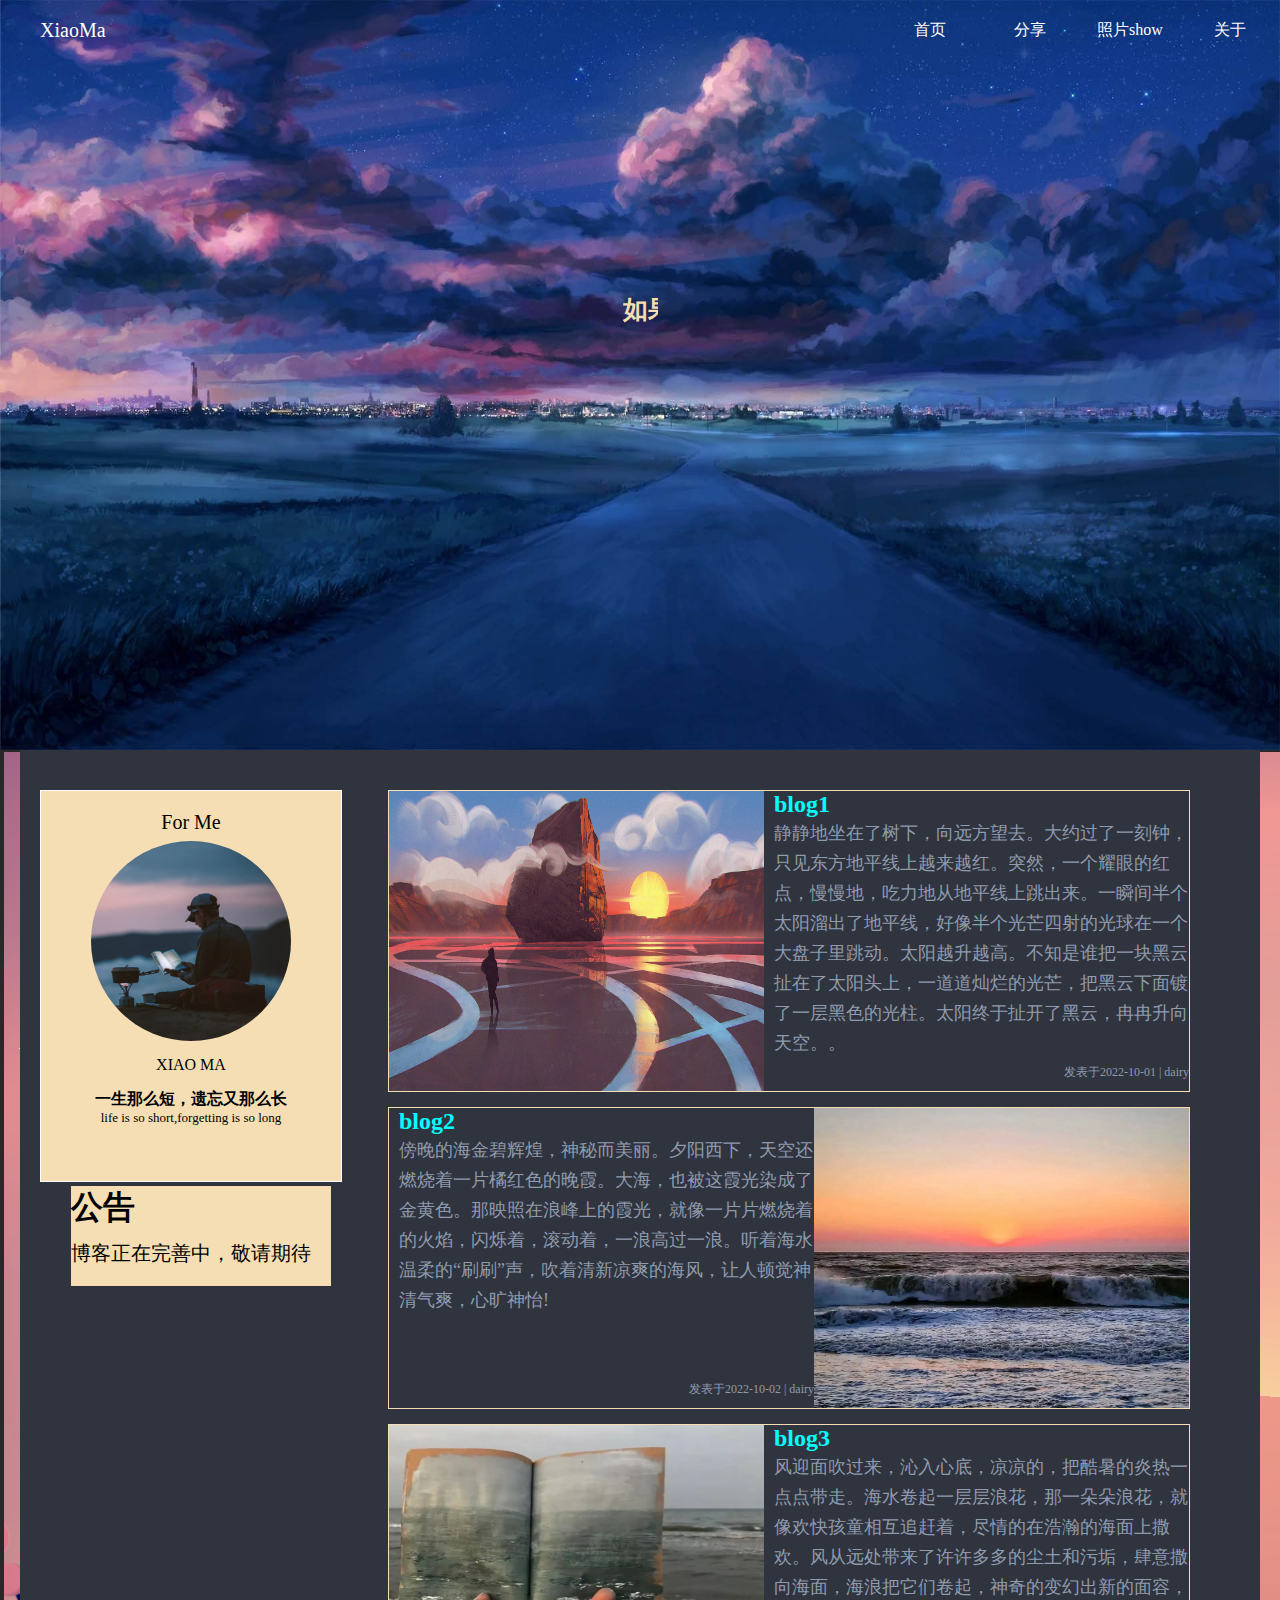
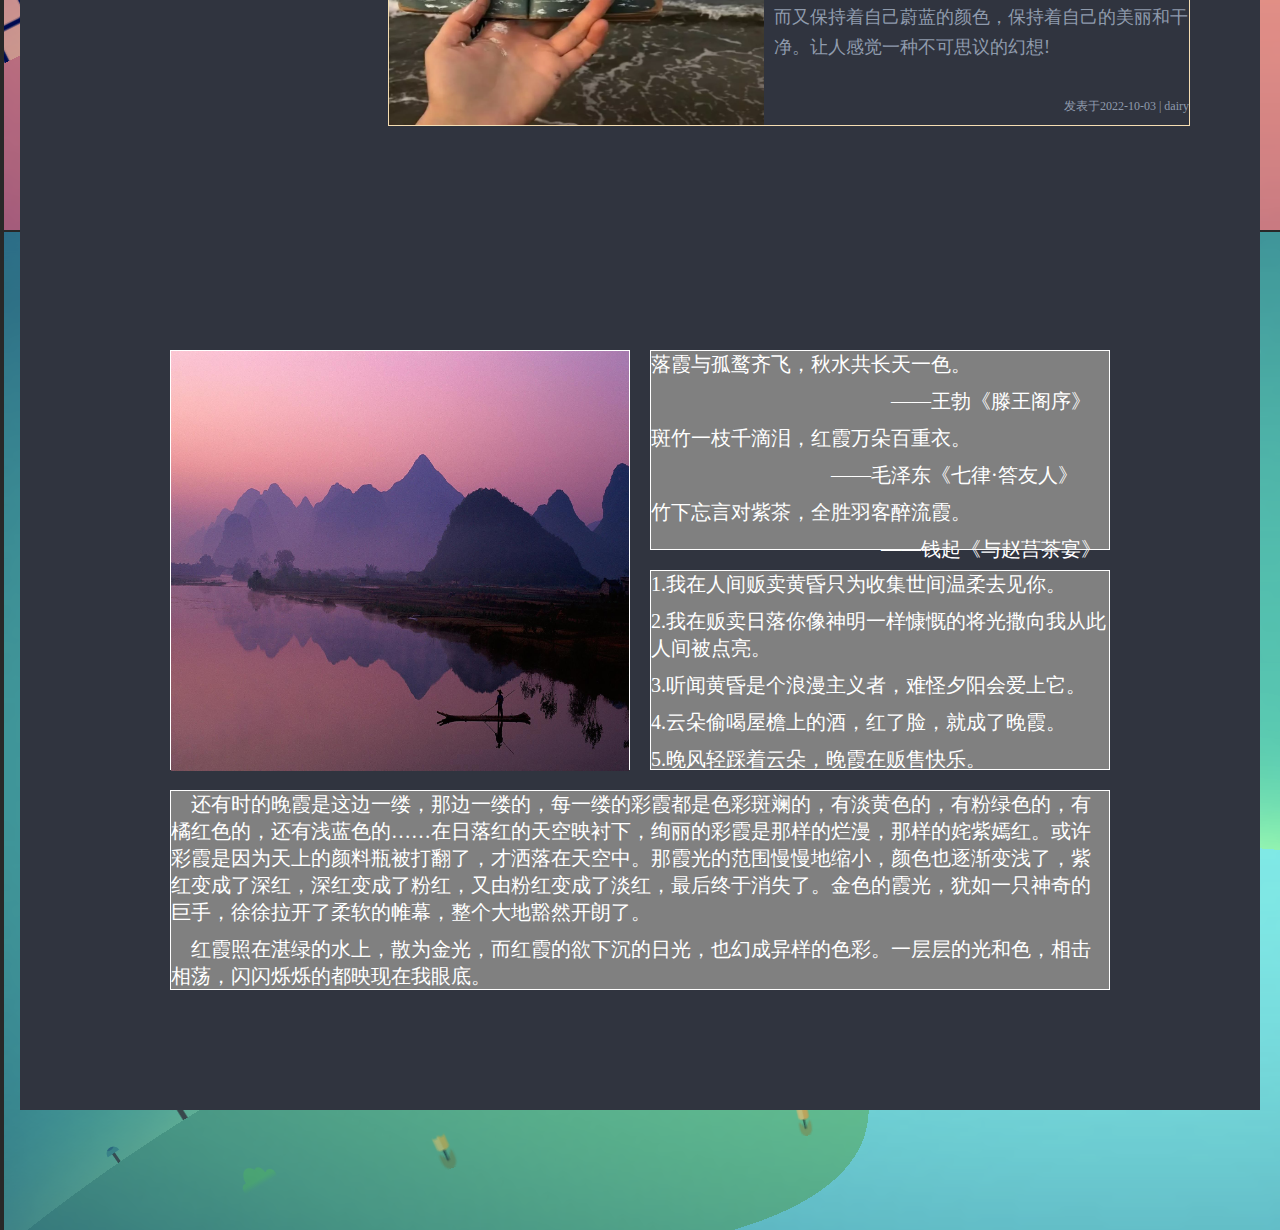
<file: index.html>
<!DOCTYPE html>
<html lang="en">
<head>
    <meta charset="UTF-8">
    <meta http-equiv="X-UA-Compatible" content="IE=edge">
    <meta name="viewport" content="width=device-width, initial-scale=1.0">
    <title>hello</title>
   
    <link rel="stylesheet" href="hello.css">
    
</head>
<body>
    <div class="nav">
        <div class="nav_1">
         <div class="nav_1_1"><p>XiaoMa</p></div>
         <div class="nav_1_2">
            <a href="guanyu.html">关于</a>
            <a href="photoshow.html">照片show</a>
            <a href="aihao.html">分享</a>
            <a href="index.html">首页</a>
         </div>
        </div>
        <!-- <h1 class="ml3">Great Thinkers</h1> -->
        <div id="dong" style="width:0px; height: 300px;margin: 100px auto;line-height: 300px; overflow:hidden">
           <div id="shi">如果上帝关上你的门窗，可能是想开空调了。</div>
        </div>
    </div>
    <div class="content">
    <div class="zhuye_content">
        <div class="zhuye_content_1">
            <div class="zhuye_content-1">
             <div class="zhuye_content_1_1">
                <p>For Me</p>
             </div>
             <div class="zhuye_content_1_2">
                <img src="头像.png" alt="">
             </div>
             <div class="zhuye_content_1_3">XIAO MA</div>
             <div class="zhuye_content_1_4">
                <h4>一生那么短，遗忘又那么长</h4>
                <p> life is so short,forgetting is so long</p>
             </div>
             <div class="content_1_5">
              <h1>公告</h1>
              <p>博客正在完善中，敬请期待</p>
            </div>
        </div>
    </div>
        <div class="zhuye_content_2">
            <div class="zhuye_content_2_1">
                <img src="主页照片1.jpg" alt="" class="dongtai">
            </div>
            <div class="zhuye_content_2_2">
                <h2 >blog1</h2>
                <div class="zhuye_content_2_2_1">
                <p>静静地坐在了树下，向远方望去。大约过了一刻钟，只见东方地平线上越来越红。突然，一个耀眼的红点，慢慢地，吃力地从地平线上跳出来。一瞬间半个太阳溜出了地平线，好像半个光芒四射的光球在一个大盘子里跳动。太阳越升越高。不知是谁把一块黑云扯在了太阳头上，一道道灿烂的光芒，把黑云下面镀了一层黑色的光柱。太阳终于扯开了黑云，冉冉升向天空。。</p>
                </div>
                <div class="zhuye_content_2_2_2">发表于2022-10-01 | dairy</div>
            </div>
        </div>
        <div class="zhuye_content_3">
              <div class="zhuye_content_2_2">
                <h2 >blog2</h2>
                <div class="zhuye_content_2_2_1">
                <p id="box">傍晚的海金碧辉煌，神秘而美丽。夕阳西下，天空还燃烧着一片橘红色的晚霞。大海，也被这霞光染成了金黄色。那映照在浪峰上的霞光，就像一片片燃烧着的火焰，闪烁着，滚动着，一浪高过一浪。听着海水温柔的“刷刷”声，吹着清新凉爽的海风，让人顿觉神清气爽，心旷神怡!</p>
                </div>
                <div class="zhuye_content_2_2_2">发表于2022-10-02 | dairy</div>
              </div>
              <div class="zhuye_content_3_2">
                <img src="主页照片2.png" alt="" class="dongtai">
              </div>

        </div>
        <div class="zhuye_content_4">
            <div class="zhuye_content_4_1">
                <img src="主页照片3.png" alt="" class="dongtai">
            </div>
            <div class="zhuye_content_2_2">
                <h2 >blog3</h2>
                <div class="zhuye_content_2_2_1">
                <p id="box">风迎面吹过来，沁入心底，凉凉的，把酷暑的炎热一点点带走。海水卷起一层层浪花，那一朵朵浪花，就像欢快孩童相互追赶着，尽情的在浩瀚的海面上撒欢。风从远处带来了许许多多的尘土和污垢，肆意撒向海面，海浪把它们卷起，神奇的变幻出新的面容，而又保持着自己蔚蓝的颜色，保持着自己的美丽和干净。让人感觉一种不可思议的幻想!</p>
                </div>
                <div class="zhuye_content_2_2_2">发表于2022-10-03 | dairy</div>
        </div>
    </div>
    </div>
    <div class="w1">
    <div class="wg">
        <div class="wg-item"><img src="./tupian/meijing.jpg" alt=""style="width:458px;" height="420px" ></div>
        <div class="wg-item"><p >落霞与孤鹜齐飞，秋水共长天一色。</p><p style="margin-left:240px ;">——王勃《滕王阁序》</p>
                             <p>斑竹一枝千滴泪，红霞万朵百重衣。</p><p style="margin-left:180px ;">——毛泽东《七律·答友人》</p>
                             <p>竹下忘言对紫茶，全胜羽客醉流霞。</p><p style="margin-left:230px; ">——钱起《与赵莒茶宴》</p>
                            </div>
        <div class="wg-item"><p>1.我在人间贩卖黄昏只为收集世间温柔去见你。</p>
                            <p>2.我在贩卖日落你像神明一样慷慨的将光撒向我从此人间被点亮。</p>
                             <p>3.听闻黄昏是个浪漫主义者，难怪夕阳会爱上它。</p>
                             <p>4.云朵偷喝屋檐上的酒，红了脸，就成了晚霞。</p>
                             <p>5.晚风轻踩着云朵，晚霞在贩售快乐。</p>
        
        </div>
        <div class="wg-item"><p>&nbsp;&nbsp;&nbsp;&nbsp;还有时的晚霞是这边一缕，那边一缕的，每一缕的彩霞都是色彩斑斓的，有淡黄色的，有粉绿色的，有橘红色的，还有浅蓝色的……在日落红的天空映衬下，绚丽的彩霞是那样的烂漫，那样的姹紫嫣红。或许彩霞是因为天上的颜料瓶被打翻了，才洒落在天空中。那霞光的范围慢慢地缩小，颜色也逐渐变浅了，紫红变成了深红，深红变成了粉红，又由粉红变成了淡红，最后终于消失了。金色的霞光，犹如一只神奇的巨手，徐徐拉开了柔软的帷幕，整个大地豁然开朗了。</p>
                             <p>&nbsp;&nbsp;&nbsp;&nbsp;红霞照在湛绿的水上，散为金光，而红霞的欲下沉的日光，也幻成异样的色彩。一层层的光和色，相击相荡，闪闪烁烁的都映现在我眼底。</p></div>
        
    </div>
    </div></div>
    <script src="show.js"></script>
</body>
</html>
</file>
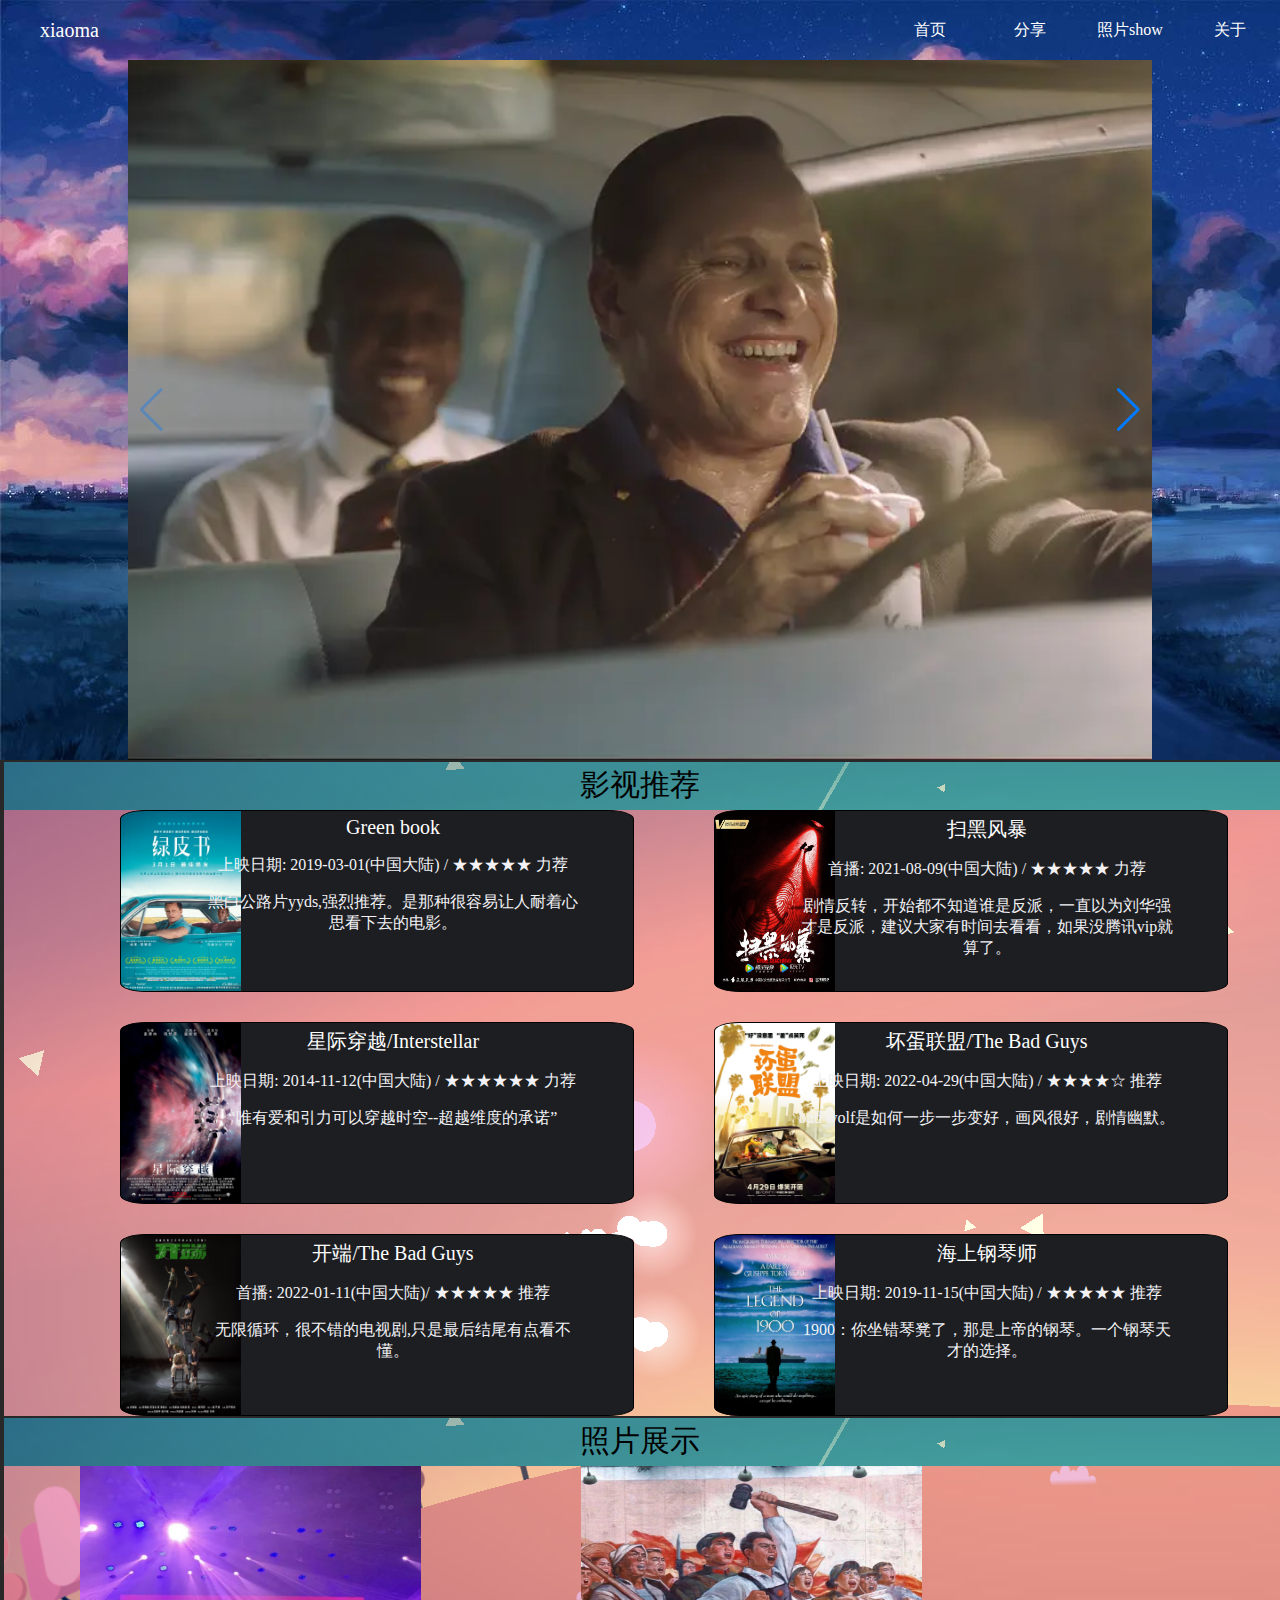
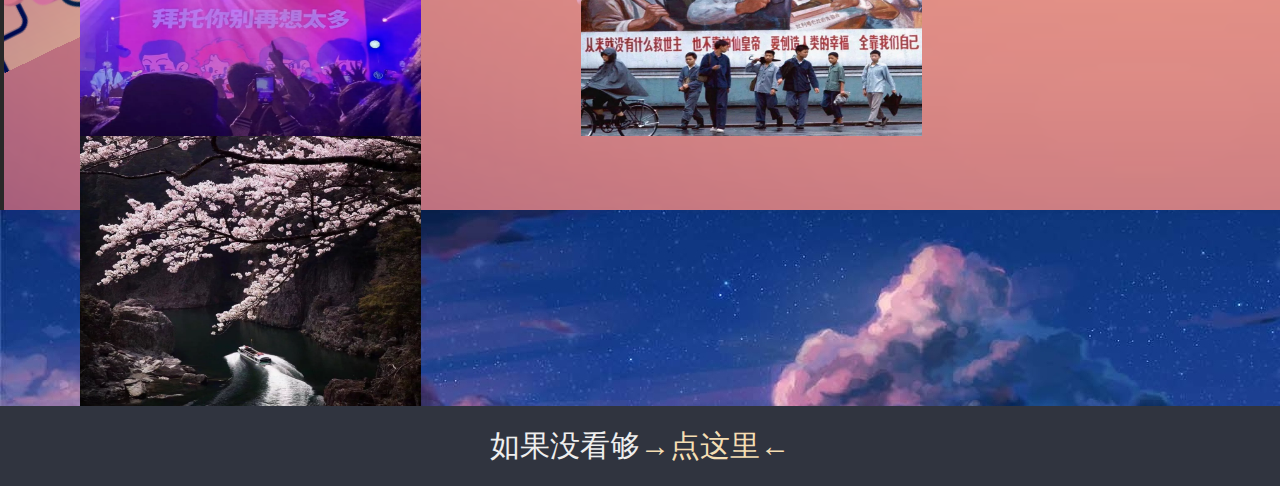
<file: aihao.html>
<!DOCTYPE html>
<html lang="en">
<head>
    <meta charset="UTF-8">
    <meta http-equiv="X-UA-Compatible" content="IE=edge">
    <meta name="viewport" content="width=device-width, initial-scale=1.0">
    <title>爱好</title>
    <link rel="stylesheet" href="swiper-bundle.min.css">
    <script src="swiper-bundle.min.js"></script>
    <link rel="stylesheet" href="aihao.css">
</head>       
<body>
  <div class="nav_1" style="width: 100%;">
                  <div class="nav_1_1">xiaoma</div>
                  <div class="nav_1_2">
                  <a href="guanyu.html">关于</a>
                  <a href="photoshow.html">照片show</a>
                  <a href="aihao.html">分享</a>
                  <a href="index.html">首页</a>
    </div></div>
    <div class="swiper mySwiper">
        <div class="swiper-wrapper">
          <div class="swiper-slide"><img src="./tupian/lvpi1.webp" alt=""></div>
          <div class="swiper-slide"><img src="./tupian/xingji.webp" alt=""></div>
          <div class="swiper-slide"><img src="./tupian/bairi.webp" alt=""></div>
          <div class="swiper-slide"><img src="./tupian/1.jpg" alt=""></div>
          <div class="swiper-slide"><img src="./tupian/haishang.webp" alt=""></div>
          <div class="swiper-slide"><img src="./tupian/cumeng.webp" alt=""></div>
          <div class="swiper-slide"><img src="./tupian/fucz.webp" alt=""></div>
          <div class="swiper-slide"><img src="./tupian/zidan.webp" alt=""></div>
          <div class="swiper-slide"><img src="./tupian/lvpi12.webp" alt=""></div>
        </div>
        <div class="swiper-button-next"></div>
        <div class="swiper-button-prev"></div>
      </div>
      <div class="movie">
        <div class="rmov">影视推荐</div>
          <div id="mov1"><div class="mov11"><a href="https://movie.douban.com/subject/27060077/">Green book</a>
               <p>上映日期: 2019-03-01(中国大陆) / ★★★★★ 力荐</p>
               <p>黑白公路片yyds,强烈推荐。是那种很容易让人耐着心思看下去的电影。</p></div></div>
          <div id="mov2"><div class="mov11"><a href="https://movie.douban.com/subject/35202793/">扫黑风暴</a>
               <p>首播: 2021-08-09(中国大陆) / ★★★★★ 力荐</p>
               <p>剧情反转，开始都不知道谁是反派，一直以为刘华强才是反派，建议大家有时间去看看，如果没腾讯vip就算了。</p></div>
           </div>
           <div id="mov3"><div class="mov11"><a href="https://movie.douban.com/subject/1889243/">星际穿越/Interstellar</a>
               <p>上映日期: 2014-11-12(中国大陆) / ★★★★★★ 力荐</p>
               <p>“唯有爱和引力可以穿越时空--超越维度的承诺”</p></div></div>
            <div id="mov4"><div class="mov11"><a href="https://movie.douban.com/subject/30165311/">坏蛋联盟/The Bad Guys </a>
               <p>上映日期: 2022-04-29(中国大陆) / ★★★★☆ 推荐</p>
               <p>bad wolf是如何一步一步变好，画风很好，剧情幽默。</p></div></div>
            <div id="mov5"><div class="mov11"><a href="https://movie.douban.com/subject/35332289/">开端/The Bad Guys </a>
                <p>首播: 2022-01-11(中国大陆)/ ★★★★★ 推荐</p>
                <p>无限循环，很不错的电视剧,只是最后结尾有点看不懂。</p></div></div>
            <div id="mov6"><div class="mov11"><a href="https://movie.douban.com/subject/1292001/">海上钢琴师 </a>
                <p>上映日期: 2019-11-15(中国大陆) / ★★★★★ 推荐</p>
                <p>1900：你坐错琴凳了，那是上帝的钢琴。一个钢琴天才的选择。</p></div></div>
            <div class="rphoto">照片展示</div>
            <div class="photo">
              <div id="photo1"></div>
              <div id="photo2"></div>
              <div id="photo3"></div>
              <div class="houtu">如果没看够<a href="photoshow.html">→点这里←</a></div>
            </div>
          </div>
      <!-- Swiper JS -->
      <!-- <script src="../package/swiper-bundle.min.js"></script>
   -->
      <!-- Initialize Swiper -->
      <script>
        var swiper = new Swiper(".mySwiper", {
          navigation: {
            nextEl: ".swiper-button-next",
            prevEl: ".swiper-button-prev",
          },
        });
        !function (e, t, a) {function r() {for (var e = 0; e < s.length; e++) s[e].alpha <= 0 ? (t.body.removeChild(s[e].el), s.splice(e, 1)) : (s[e].y--, s[e].scale += .004, s[e].alpha -= .013, s[e].el.style.cssText = "left:" + s[e].x + "px;top:" + s[e].y + "px;opacity:" + s[e].alpha + ";transform:scale(" + s[e].scale + "," + s[e].scale + ") rotate(45deg);background:" + s[e].color + ";z-index:99999");requestAnimationFrame(r)}function n() {var t = "function" == typeof e.onclick && e.onclick;e.onclick = function (e) {t && t(), o(e)}}function o(e) {var a = t.createElement("div");a.className = "heart", s.push({el: a,x: e.clientX - 5,y: e.clientY - 5,scale: 1,alpha: 1,color: c()}), t.body.appendChild(a)}function i(e) {var a = t.createElement("style");a.type = "text/css";try {a.appendChild(t.createTextNode(e))} catch (t) {a.styleSheet.cssText = e}t.getElementsByTagName("head")[0].appendChild(a)}function c() {return "rgb(" + ~~(255 * Math.random()) + "," + ~~(255 * Math.random()) + "," + ~~(255 * Math.random()) + ")"}var s = [];e.requestAnimationFrame = e.requestAnimationFrame || e.webkitRequestAnimationFrame || e.mozRequestAnimationFrame || e.oRequestAnimationFrame || e.msRequestAnimationFrame || function (e) {setTimeout(e, 1e3 / 60)}, i(".heart{width: 10px;height: 10px;position: fixed;background: #f00;transform: rotate(45deg);-webkit-transform: rotate(45deg);-moz-transform: rotate(45deg);}.heart:after,.heart:before{content: '';width: inherit;height: inherit;background: inherit;border-radius: 50%;-webkit-border-radius: 50%;-moz-border-radius: 50%;position: fixed;}.heart:after{top: -5px;}.heart:before{left: -5px;}"), n(), r()}(window, document);
        </script>
</body>
</html>
</file>
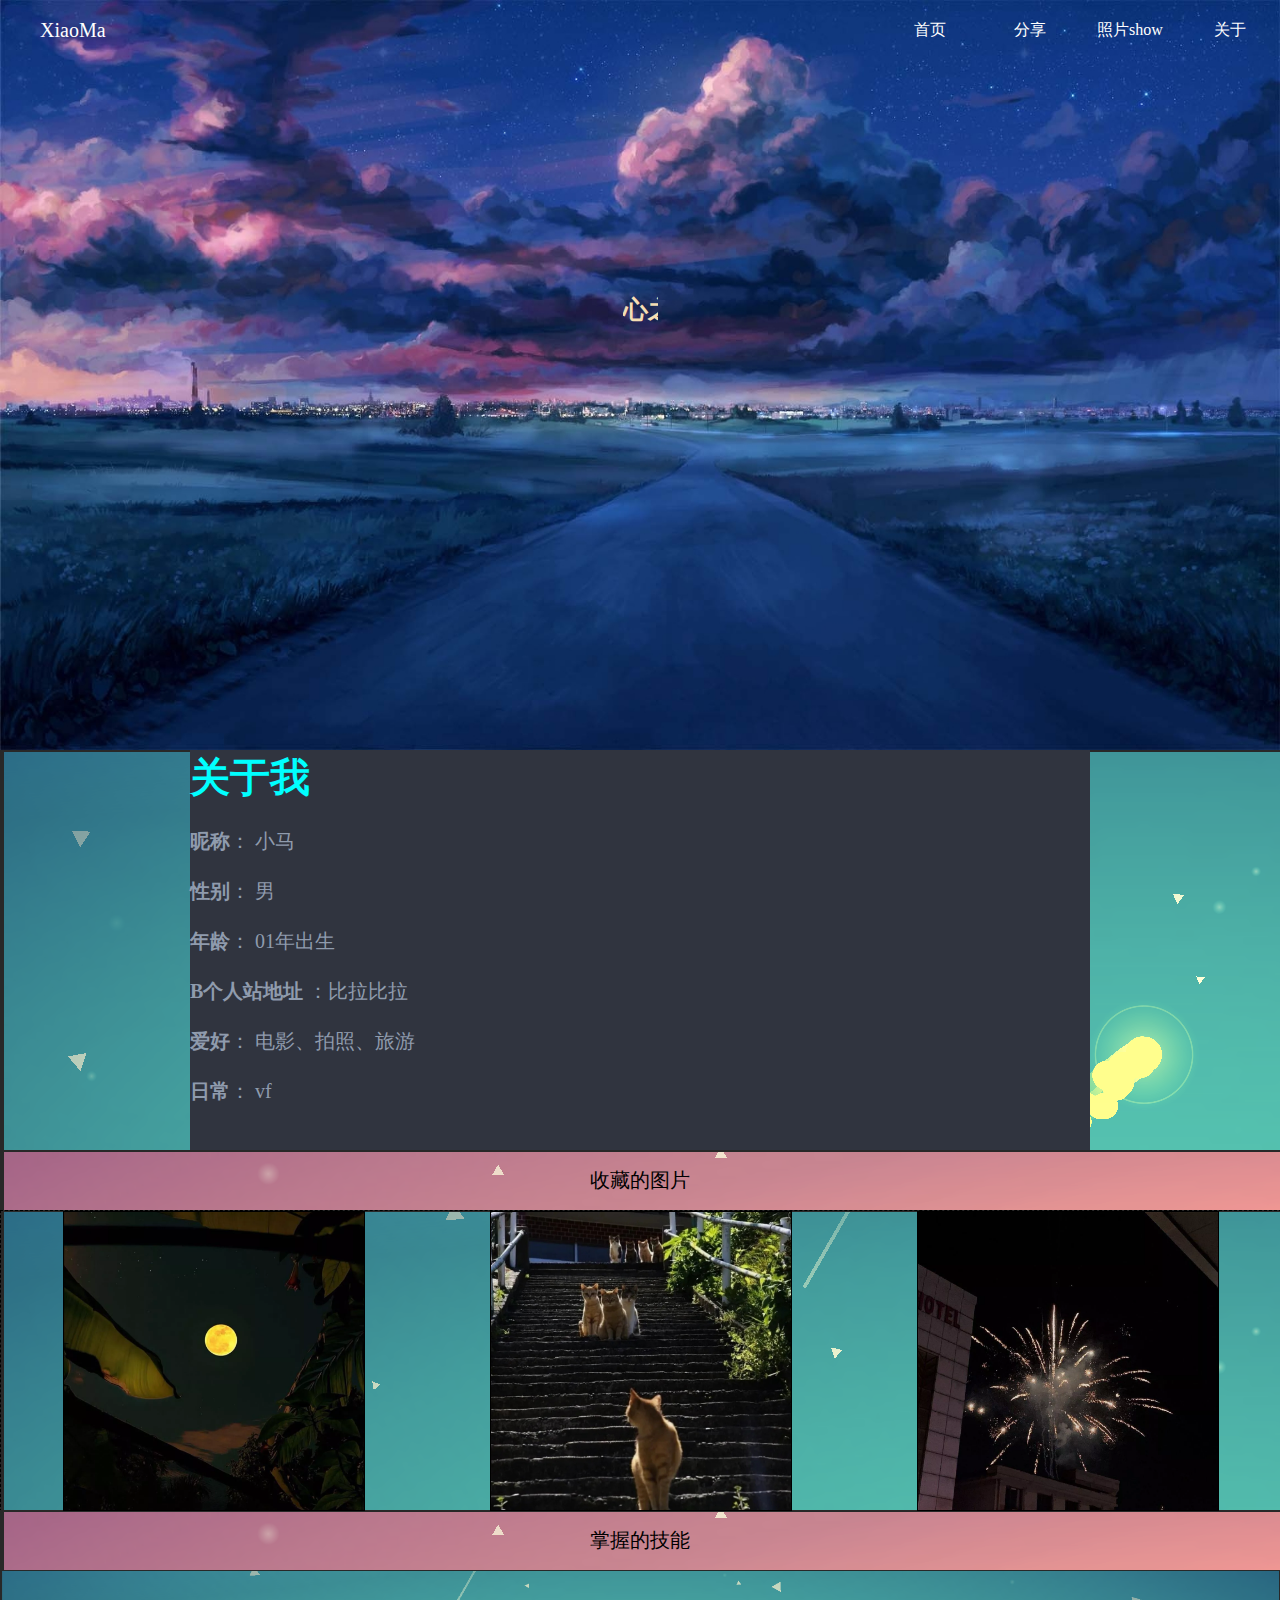
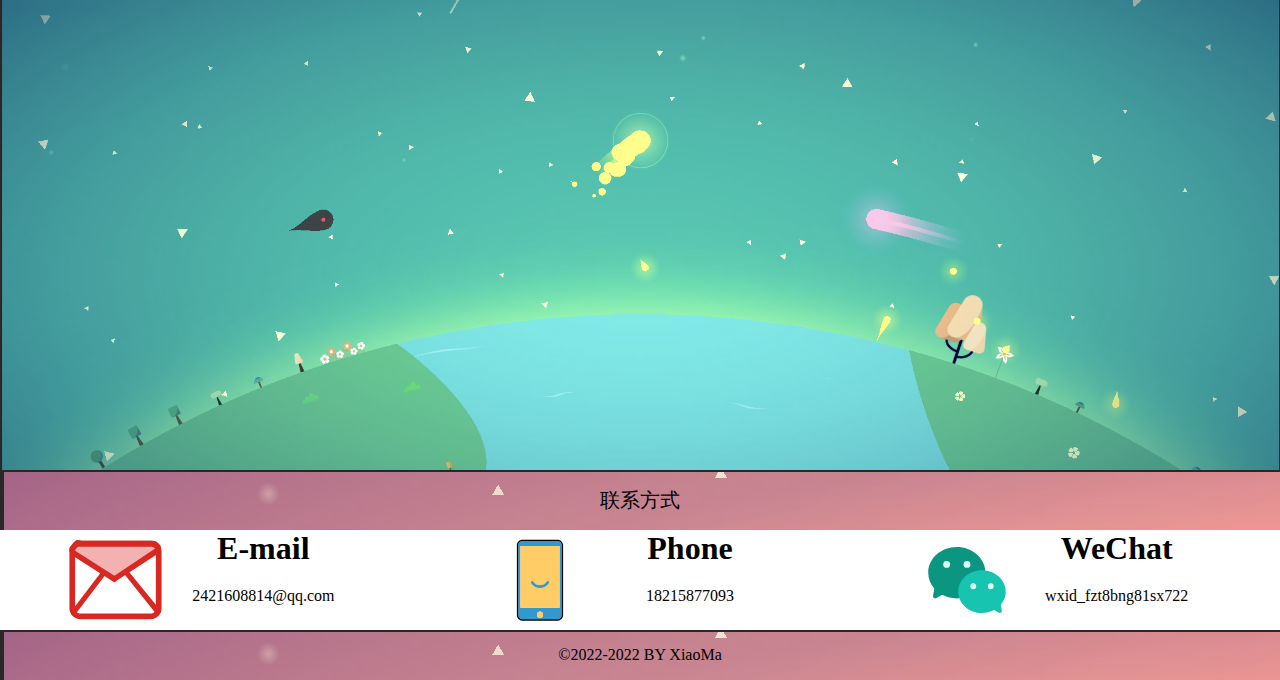
<file: guanyu.html>
<!DOCTYPE html>
<html lang="en">
<head>
    <meta charset="UTF-8">
    <meta http-equiv="X-UA-Compatible" content="IE=edge">
    <meta name="viewport" content="width=device-width, initial-scale=1.0">
    <title>关于我</title>
    <link rel="stylesheet" href="https://cdnjs.cloudflare.com/ajax/libs/animate.css/3.7.0/animate.min.css">
    <link rel="stylesheet" href="guanyu.css"> 
    </style>
</head>
<body>
    <div class="nav">
        <div class="nav_1">
         <div class="nav_1_1"><p>XiaoMa</p></div>
         <div class="nav_1_2">
            <a href="guanyu.html">关于</a>
            <a href="photoshow.html">照片show</a>
            <a href="aihao.html">分享</a>
            <a href="index.html">首页</a>
         </div>
         </div>
         <div id="dong" style="width:0px; height: 300px;margin: 100px auto;line-height: 300px; overflow:hidden">
            <div id="shi">心之所向，素履以往，生如逆旅，一苇以航。</div>
         </div>
         </div>
        </div>
        <div class="container">
        <div class="flex-container1">
            <div class="flex-item1"><p><h1 style="color:aqua ;">关于我</h1></p><br>
                                    <p><b >昵称</b>： 小马</p><br>
                                    <p><b >性别</b>： 男</p><br>
                                    <p><b >年龄</b>： 01年出生</p><br>
                                    <p><b>B个人站地址</b> ：<a href="https://www.bilibili.com/" style="text-decoration: none;color: #8f9bad;">比拉比拉</a></p><br>
                                    <p><b>爱好</b>： 电影、拍照、旅游</p><br>
                                    <p><b>日常</b>： vf</p>
            </div></div>
            <div class="shouchang" style="line-height: 60px;font-size: 20px;text-align: center;">收藏的图片</div>
        <div class="container2">
        <div class="flex-container2">
            <div class="flex-item2"><img src="./tupian/shouchang1.png" alt="" style="height: 298px; width: 300px;"></div>
            <div class="flex-item2"><img src="./tupian/shouchang2.jpg" alt="" style="height: 298px; width: 300px;"></div>
            <div class="flex-item2"><img src="./tupian/shouchang3.png" alt="" style="height: 298px; width: 300px;"></div>
    </div></div>
         <div class="jineng">掌握的技能</div>
         <div class="jiqiao">
                <div id="box1" class="wow bounceInLeft"data-wow-delay="0.3s"><div class="skills" style="width:90% ; "><p style="color: wheat; margin-left: 10px;">C语言</p></div></div>
                <div id="box1" class="wow bounceInRight"data-wow-delay="0.3s"><div class="skills" style="width:90% ;margin: 10px 0px;"><p style="color: wheat;margin-left: 10px">C++语言</p></div></div>
                <div id="box1" class="wow bounceInLeft"data-wow-delay="0.3s"><div class="skills" style="width: 80% ;margin: 10px 0px;"><p style="color: wheat;margin-left: 10px">python语言</p></div></div>
                <div id="box1" class="wow bounceInRight"data-wow-delay="0.3s"><div class="skills" style="width: 60%;margin: 10px 0px;"><p style="color: wheat;margin-left: 10px">java语言</p></div></div>
                <div id="box1" class="wow bounceInLeft"data-wow-delay="0.3s"><div class="skills" style="width: 96%;margin: 10px 0px;"><p style="color: wheat;margin-left: 10px">数据结构与算法</p></div></div>
                <div id="box1" class="wow bounceInRight" data-wow-delay="0.3s"><div class="skills" style="width: 60% ;margin: 10px 0px;"><p style="color: wheat;margin-left: 10px">web应用开发</p></div></div>
                <div id="box1" class="wow bounceInLeft"data-wow-delay="0.3s"><div class="skills" style="width: 90% ;margin: 10px 0px;"><p style="color: wheat;margin-left: 10px">高等数学</p></div></div>
                <div id="box1" class="wow bounceInRight"data-wow-delay="0.3s"><div class="skills" style="width: 65% ;margin: 10px 0px;"><p style="color: wheat;margin-left: 10px">英语水平</p></div></div>
                <div id="box1" class="wow bounceInLeft"data-wow-delay="0.3s"><div class="skills" style="width: 70% ;margin: 10px 0px;"><p style="color: wheat;margin-left: 10px">ps水平</p></div></div>
                <div id="box1" class="wow bounceInRight"data-wow-delay="0.3s"><div class="skills" style="width: 85% ;margin: 10px 0px;"><p style="color: wheat;margin-left: 10px">大学物理</p></div></div>
         </div>
         <div class="last">联系方式</div>
         <div class="container3">
            <div class="flex-container3">
                <div class="flex-item3">
                    <svg class="icon" aria-hidden="true">
                    <use xlink:href="#icon-youxiang" ></use></svg>
                    <div class="email">
                        <h1>E-mail</h1>
                        <p style="margin-top: 20px;">2421608814@qq.com</p>
                    </div>
                </div>
                <div class="flex-item3">
                    <svg class="icon" aria-hidden="true">
                    <use xlink:href="#icon-lianxifangshi"></use></svg>
                    <div class="email">
                         <h1>Phone</h1>
                         <p style="margin-top: 20px;">18215877093</p>
                    </div>
                    </div>
                <div class="flex-item3">
                    <svg class="icon" aria-hidden="true">
                        <use xlink:href="#icon-weixin"></use></svg>
                        <div class="email">
                             <h1>WeChat</h1>
                             <p style="margin-top: 20px;">wxid_fzt8bng81sx722</p>
                        </div>
                </div>
        </div></div>
        <div class="banquan">©2022-2022 BY XiaoMa</div>
        <script src="show.js"></script>
        <script src="./iconfont.js"></script>
        <script src="wow.js"></script>
        <script>
            new WOW().init();
          </script>
</body>
</html>
</file>
<file: hello.css>
*{
    margin: 0;
    padding: 0;
}
.nav{
    width: 100%;
    height: 750px;
    background-image: url(主页背景.jpg);
    background-size: 100% 750px;

}
.nav_1{
    width:100%;
    height: 60px;
     /* position: fixed; 
     top: 0;
     left: 0; */
   
}
.nav_1_1{
    width: 80px;
    height: 40px;
    margin:10px 10px 10px 40px;
    font-size: 20px;
    line-height: 40px;
    float: left;
    color: white;
}
.nav_1_2 a{
    text-decoration: none;
    width: 80px;
    height: 60px;
    float: right;
    margin:0 10px ;
    line-height: 60px;
    text-align: center;
    color: white;
    
}
.nav_1_2 a:hover{
   background-color: aqua;
   color: red;
}
#shi
{
    font-size:25px;
    color:wheat;
    height:25px;
    font-weight:bold;
    width: 500px;
    text-align: center;
    font-family: cursive;
}
.content{
    width: 100%;
    background-image: url(./tupian/dd01.png);
    background-repeat: no-repeat;
}
.zhuye_content{
    width:1200px;
    height: 1000px;
    margin: 0 auto;
    padding: 40px 20px 40px 20px;
    background-color: #30343F;
}
.zhuye_content-1{
    width: 240px;
    height: 1000px;
}
.zhuye_content_1{
    width: 240px;
    height: 350px;
    /* background: black; */
    padding: 10px 20px;
    float: left;
    border: solid white 1px;
    padding:20px 30px;
    background-color: wheat
}
.zhuye_content_1_1{
    width: 100%;
    height: 30px;
   font-size: 20px;
    text-align: center;
}
.zhuye_content_1_2{
    width: 200px;
    height: 200px;
    border-radius: 100px;
    overflow: hidden;
    margin: 0 auto;
    cursor: pointer;
}
.zhuye_content_1_2 img{
    width: 200px;
    height: 200px;
    transition: 0.9s;
}
.zhuye_content_1_2 img:hover{
    transform: scale(1.4);
}
.zhuye_content_1_3{
     text-align: center;
     margin-top: 15px;
     margin-bottom: 15px;
     font-family: cursive;
}
.zhuye_content_1_4 h4{
    text-align: center;
    font-family: cursive;
}
.zhuye_content_1_4 p {
    font-size: 13px;
    text-align: center;
    font-family: cursive;
}
 .content_1_5{
      width: 260px;
      height: 100px;
      background-color: wheat;
     margin-top: 60px;

     
 }
 .content_1_5{
    font-family: cursive;
 }
 .content_1_5 p{
    font-family: cursive;
    font-size: 20px;
    margin-top: 10px;
 }

.zhuye_content_2{
    width: 800px;
    height: 300px;
    float: right;
    margin-right: 50px;
    border: solid 1px wheat;
}
.zhuye_content_2_1{
   height:300px ;
   width:375px ;
   /* background-image: url(主页照片1.jpg); */
   /* background-size: 375px 300px; */
   float: left;
   cursor: pointer;
   overflow: hidden;
}
.zhuye_content_2_1 img{
    height: 300px;
    width: 375px;
    transition: 0.9s;
}
.dongtai:hover{
    transform: scale(1.2);
}
.zhuye_content_2_2{
    width: 415px;
    height: 300px;
    padding: 0 0 0 10px;
    float: left;
    color: #8f9bad;
}
.zhuye_content_2_2 h2{
    color: aqua;
}
.zhuye_content_2_2_1{
    width: 415px;
    line-height: 30px;
    font-family: cursive;
    font-size: 18px;
}
.zhuye_content_2_2_2
{
    width: 415px;
    height:28px ;
    line-height: 28px;
    font-size: 12px;
    text-align: right;
}
.zhuye_content_3
{
    width: 800px;
    height: 300px;
    float: right;
    margin-right: 50px; 
    /* background-color: black; */
    margin-top:15px  ;
    border: solid 1px wheat;
    overflow: hidden;
    
    
}
.zhuye_content_3_1
{
    width: 425px;
    height: 300px;
    /* padding: 0 0 0 0px; */
    float: left;
    color: #8f9bad;
   
}
.zhuye_content_3_2{
    width: 375px;
    height:300px;
    float: right;
    cursor: pointer;
    overflow: hidden;
}
.zhuye_content_3_2 img{
    width: 375px;
    height: 300px;
    transition: 0.9s;
    
}


.zhuye_content_4
{
    width: 800px;
    height: 300px;
    float: right;
    margin-right: 50px; 
    /* background-color: black; */
    margin-top:15px  ;
    border: solid 1px wheat;
}
.zhuye_content_4_1
{
    height:300px ;
   width:375px ;
   float: left;
   cursor: pointer;
   overflow: hidden;
}
.zhuye_content_4_1 img{
    height: 300px;
    width: 375px;
    transition: 0.9s;
}
#box{
    width: 415px;
    height: 240px;
}
.w1{
    width: 100%;
    height: 1000px;
   background-image: url(./tupian/dd012.png);
}
.wg{
    width: 1200px;
    height: 800px;
    margin: 0 auto;
    background-color: #30343F;
    padding: 40px 20px 40px 20px;
   
    display: grid;
    justify-content: center;
    align-content: center;
    grid-template-columns: repeat(4,220px);
   grid-template-rows: repeat(3,200px);
   grid-gap: 20px;

}
.wg-item{
        border: 1px solid;
         color: #fff;
         background-color: gray;
         font-family: cursive;
         font-size: 20px;
}
.wg-item p{
        margin: 0 0 10px 0px;
}
.wg-item:nth-child(1){
        grid-row: 1/3;
       grid-column: 1/3;
}
.wg-item:nth-child(2){
        grid-row: 1/2;
        grid-column: 3/5;
}
.wg-item:nth-child(3){
         grid-row: 2/3;
         grid-column: 3/5;
}
.wg-item:nth-child(4){
         grid-row: 3/4;
        grid-column: 1/5;
}
</file>
<file: aihao.css>
html,body {
    position: relative;
    height: 1000px;
    width: 100%;
    margin: 0 auto;
   background-image: url(主页背景.jpg);
  }

  /* body {
    background: #eee;
    font-family: Helvetica Neue, Helvetica, Arial, sans-serif;
    font-size: 14px;
    color: #000;
    margin: 0;
    padding: 0;
  } */

  .swiper {
    width: 80%;
    height: 70%;
  }

  .swiper-slide {
    text-align: center;
    font-size: 18px;
    background: #fff;

    /* Center slide text vertically */
    display: -webkit-box;
    display: -ms-flexbox;
    display: -webkit-flex;
    display: flex;
    -webkit-box-pack: center;
    -ms-flex-pack: center;
    -webkit-justify-content: center;
    justify-content: center;
    -webkit-box-align: center;
    -ms-flex-align: center;
    -webkit-align-items: center;
    align-items: center;
  }

  .swiper-slide img {
    display: block;
    width: 100%;
    height: 100%;
    object-fit: cover;
  }
  .movie{
    width: 100%;
    height: 1050px;
      background-image: url(./tupian/dd01.png);}
  .rmov{
        width: 100%;
        height: 50px;
        line-height: 50px;
        text-align: center;
        font-family: cursive;
        font-size: 30px;
        background-color: #30343F;
        background-image:url(./tupian/dd012.png) ;
      }
  #mov1{
    width: 40%;
    height: 180px;
    background-color: #1D1E22;
    margin-left: 120px;
    float: left;
    border: 1px solid black;
    border-radius: 5%;
    background-image: url(./tupian/绿皮书.png);
    background-size: 120px 180px;
    background-repeat: no-repeat;
  }
  .mov11{
    width: 380px;
    height: 180px;
    float: right;
    margin: 5px 50px 5px 10px;
    text-align: center;
    color: #F2F2F5;
  }
  .mov11 a{
    margin: 5px 0 5px 0;
    text-decoration: none;
    font-size: 20px;
    color:white;
  }
  .mov11 a:hover{
    color: antiquewhite;
  }
  #mov2{
    width: 40%;
    height: 180px;
    background-color: #1D1E22;
    margin-left: 80px;
    float: left;
    border: 1px solid black;
    border-radius: 5%;
    background-image: url(./tupian/扫黑.webp);
    background-size: 120px 180px;
    background-repeat: no-repeat;}
  #mov3{
    width: 40%;
    height: 180px;
    background-color: #1D1E22;
    margin-left: 120px;
    float: left;
    border: 1px solid black;
    border-radius: 5%;
    background-image: url(./tupian/星际.webp);
    background-size: 120px 180px;
    margin-top: 30px;
    background-repeat: no-repeat;}
    #mov4{
    width: 40%;
    height: 180px;
    background-color: #1D1E22;
    margin-left: 80px;
    float: left;
    border: 1px solid black;
    border-radius: 5%;
    background-image: url(./tupian/坏蛋.webp);
    background-size: 120px 180px;
    margin-top: 30px;
    background-repeat: no-repeat;
     }
    #mov5{
      width: 40%;
    height: 180px;
    background-color: #1D1E22;
    margin-left: 120px;
    float: left;
    border: 1px solid black;
    border-radius: 5%;
    background-image: url(./tupian/开端.webp);
    background-size: 120px 180px;
    margin-top: 30px;
    background-repeat: no-repeat;
    }
    #mov6{
      width: 40%;
    height: 180px;
    background-color: #1D1E22;
    margin-left: 80px;
    float: left;
    border: 1px solid black;
    border-radius: 5%;
    background-image: url(./tupian/海上.webp);
    background-size: 120px 180px;
    margin-top: 30px;
    background-repeat: no-repeat;
    }
    .rphoto{
      float: left;
      width: 100%;
      height: 50px;
      line-height: 50px;
      text-align: center;
      font-size: 30px;
      font-family: cursive;
      background-image:url(./tupian/dd012.png) ;
      
    }
    .photo{
      width: 100%;
      float: left;
      height: 300px;
    }
    #photo1{
      width: 341px;
      height: 270px;
      background-color:yellow;
      margin-left: 80px;
      margin-right: 80px;
      float: left;
      background-image: url(./tupian/tupian1.png);
      background-size: 341px 270px;
    }
    #photo2{
      width: 341px;
      height: 270px;
      background-color:yellow;
      margin-left: 80px;
      margin-right: 80px;
      float: left;
      background-image: url(./tupian/tupian2.png);
      background-size: 341px 270px;
      background-repeat: no-repeat;
    }
    #photo3{
        width: 341px;
      height: 270px;
      background-color:yellow;
      margin-left: 80px;
      margin-right: 80px;
      float: left;
      background-image: url(photo3.png);
      background-size: 341px 270px;
      background-repeat: no-repeat;
    }
    .houtu{
      width: 100%;
      height: 80px;
      text-align: center;
      float: left;
      font-size: 30px;
      line-height: 80px;
      background-color:#30343F ;
      color: #eee;
      font-family: cursive;
    }
    .houtu a{
      text-decoration: none;
      color: wheat;

    }
    
    
    .nav_1{
        width:100%;
        height: 60px;
       
         /* position: fixed; 
         top: 0;
         left: 0; */
       
    }
    .nav_1_1{
        width: 80px;
        height: 40px;
        margin:10px 10px 10px 40px;
        font-size: 20px;
        line-height: 40px;
        float: left;
        color: white;
    }
    .nav_1_2 a{
        text-decoration: none;
        width: 80px;
        height: 60px;
        float: right;
        margin:0 10px ;
        line-height: 60px;
        text-align: center;
        color: white;
        
    }
    .nav_1_2 a:hover{
       background-color: aqua;
       color: red;
    }
  
      
      /* .n1{
        width: 1000px;
        height: 50px;
        line-height: 50px;
        
        font-size: 15px;
      }
      .n1 a{
        text-decoration: none;
        width: 100px;
        height: 50px;
        float: right;
        margin:0 60px ;
        text-align: center;
      }
      .n1 a:hover{
        background-color: aqua;
       color: red;
      } */
      .mingzi{
        float: left;
        font-size: 20px;
        font-family: cursive;
        margin-left: 20px;
      }
</file>
<file: guanyu.css>
*{
    margin: 0;
    padding: 0;
}
.icon {
    width: 1em;
    height: 1em;
    vertical-align: -0.15em;
    fill: currentColor;
    overflow: hidden;
    font-size: 100px;
}
.nav{
    width: 100%;
    height: 750px;
    background-image: url(主页背景.jpg);
    background-size: 100% 750px;
}
.nav_1{
    width:100%;
    height: 60px;
   
     /* position: fixed; 
     top: 0;
     left: 0; */
   
}
.nav_1_1{
    width: 80px;
    height: 40px;
    margin:10px 10px 10px 40px;
    font-size: 20px;
    line-height: 40px;
    float: left;
    color: white;
}
.nav_1_2 a{
    text-decoration: none;
    width: 80px;
    height: 60px;
    float: right;
    margin:0 10px ;
    line-height: 60px;
    text-align: center;
    color: white;
    
}
.nav_1_2 a:hover{
   background-color: aqua;
   color: red;
}
#shi
{
    font-size:25px;
    color:wheat;
    height:25px;
    font-weight:bold;
    width: 500px;
    text-align: center;
    font-family: cursive;
}
.container1{
    width: 100%;
    height: 400px;
}
.flex-container1{
    display: flex;
    flex-direction: row;
    /* align-items: stretch; */
    justify-content: space-around;
    width:100%;
    height: 400px;
    background-image: url(./tupian/dd012.png);
}

.flex-item1{
    width: 900px;
    font-size: 20px;
    justify-content:center;
    background-color: #30343F;
    color:#8f9bad;
}
.shouchang{
    width: 100%;
    height: 60px;
    background-image: url(./tupian/dd01.png);
}
.container2{
    width: 100%;
    height: 300px;
    background-image: url(./tupian/dd012.png);
}
.flex-container2{
    display: flex;
    flex-direction: row;
    justify-content: space-around;
    align-items: stretch;
    width: 100%;
    height: 300px;
    border: 1px dashed;
}
.flex-item2{
    width: 300px;
    border: 1px solid;
}
.container3{
    width: 100%;
    height: 100px;
}
.flex-container3{
    display: flex;
    flex-direction: row;
    justify-content: space-around;
    align-items: stretch;
    width: 100%;
    height: 100px;
    /* border: 1px dashed; */
}
.flex-item3{
    width: 300px;
    /* border: 1px solid; */
}
.jineng{
    width: 100%;
    height: 60px;
    line-height: 60px;
    text-align: center;
    background-image: url(./tupian/dd01.png);
    font-size: 20px;
}
.jiqiao{
    width: 100%;
    height: 500px;
    background-image: url(./tupian/dd012.png);
    background-size: 100%;
}
#box1 {
    width: 600px;
    height: 40px;
    background-color: gray;
    border-radius: 20px;
    margin: 0px auto;
    animation-duration: 2s;
    animation-delay: 1s; 
   }
.skills{
    height: 40px;
    line-height: 40px;
    color: gray;
    border-radius: 20px;
   
    background-color: #4CAF50;
}
.last{
    width: 100%;
    height: 60px;
    text-align: center;
    line-height: 60px;
    font-size: 20px;
    background-image: url(./tupian/dd01.png);
}
.last1{
    width: 100%;
    height: 200px;
}
.email{
    width:200px ;
    float: right;
    text-align: center;
}
.banquan{
    width: 100%;
    height: 50px;
    background-image: url(./tupian/dd01.png);
    font-family: cursive;
    text-align: center;
    line-height: 50px;
}
</file>
